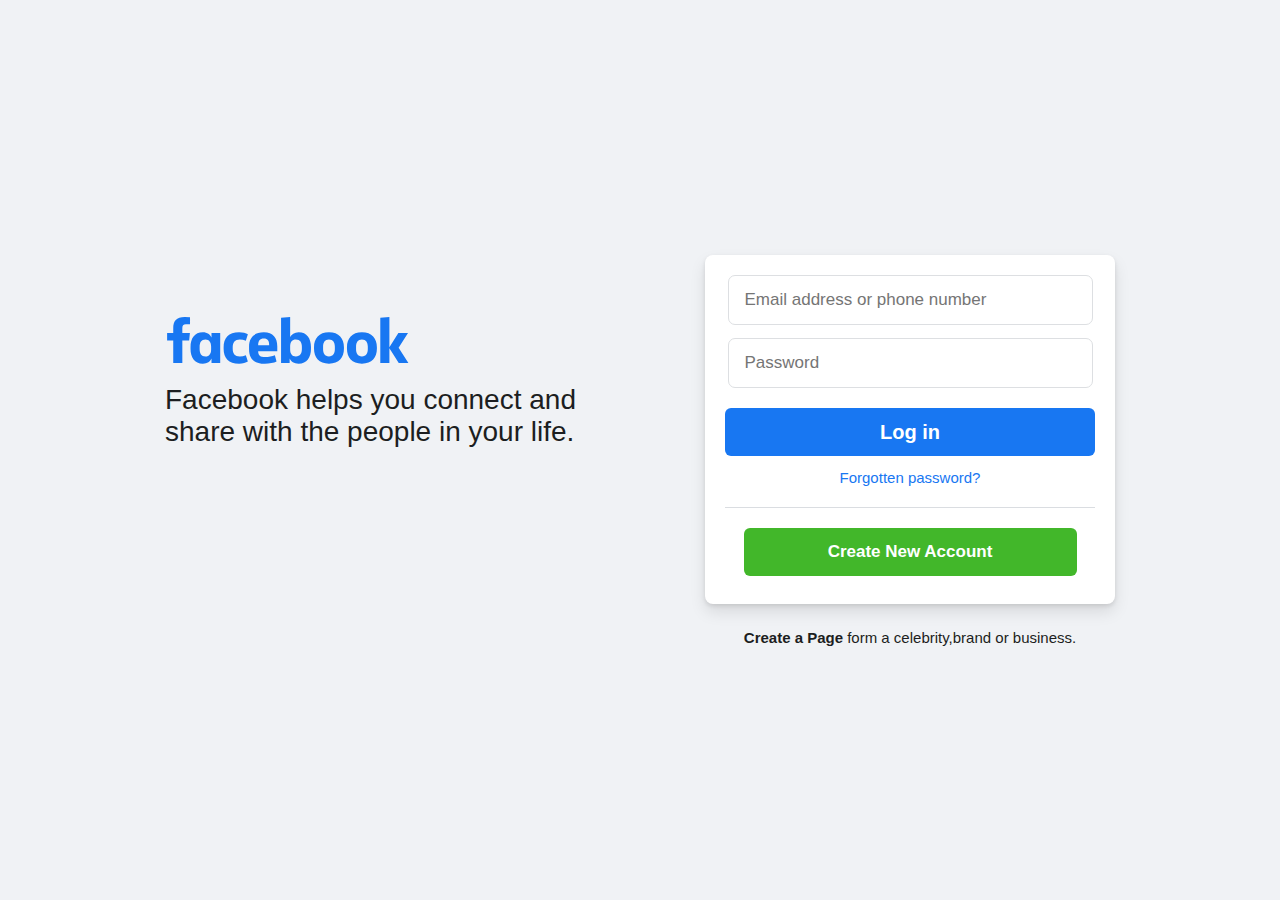
<file: index.html>
<!DOCTYPE html>
<html lang="en">
  <head>
    <meta charset="UTF-8" />
    <meta http-equiv="X-UA-Compatible" content="IE=edge" />
    <meta name="viewport" content="width=device-width, initial-scale=1.0" />
    <link rel="stylesheet" href="css/style.css" />
    <title>Document</title>
  </head>
  <body>
    <div class="wrapper">
      <div class="container">
        <div class="form-layout">
          <div class="page-texts">
            <img src="img/logo.svg" alt="Facebook logo" />
            <h2>
              Facebook helps you connect and share with the people in your life.
            </h2>
          </div>
          <div class="form-design">
            <form action="#">
              <div class="form-group">
                <input
                  type="text"
                  placeholder="Email address or phone number"
                />
              </div>
              <div class="form-group">
                <input type="password" placeholder="Password" />
              </div>
              <div class="submit-btn">
                <button type="submit">Log in</button>
              </div>
              <div class="forget-link">
                <a href="#">Forgotten password?</a>
              </div>
              <div class="bdr"></div>

              <div class="create-account">
                <a href="#" class="create-btn">create new account</a>
              </div>
            </form>
            <div class="form-texts">
              <p>
                <a href="#">Create a Page </a> form a celebrity,brand or
                business.
              </p>
            </div>
          </div>
        </div>
      </div>
    </div>
  </body>
</html>
</file>
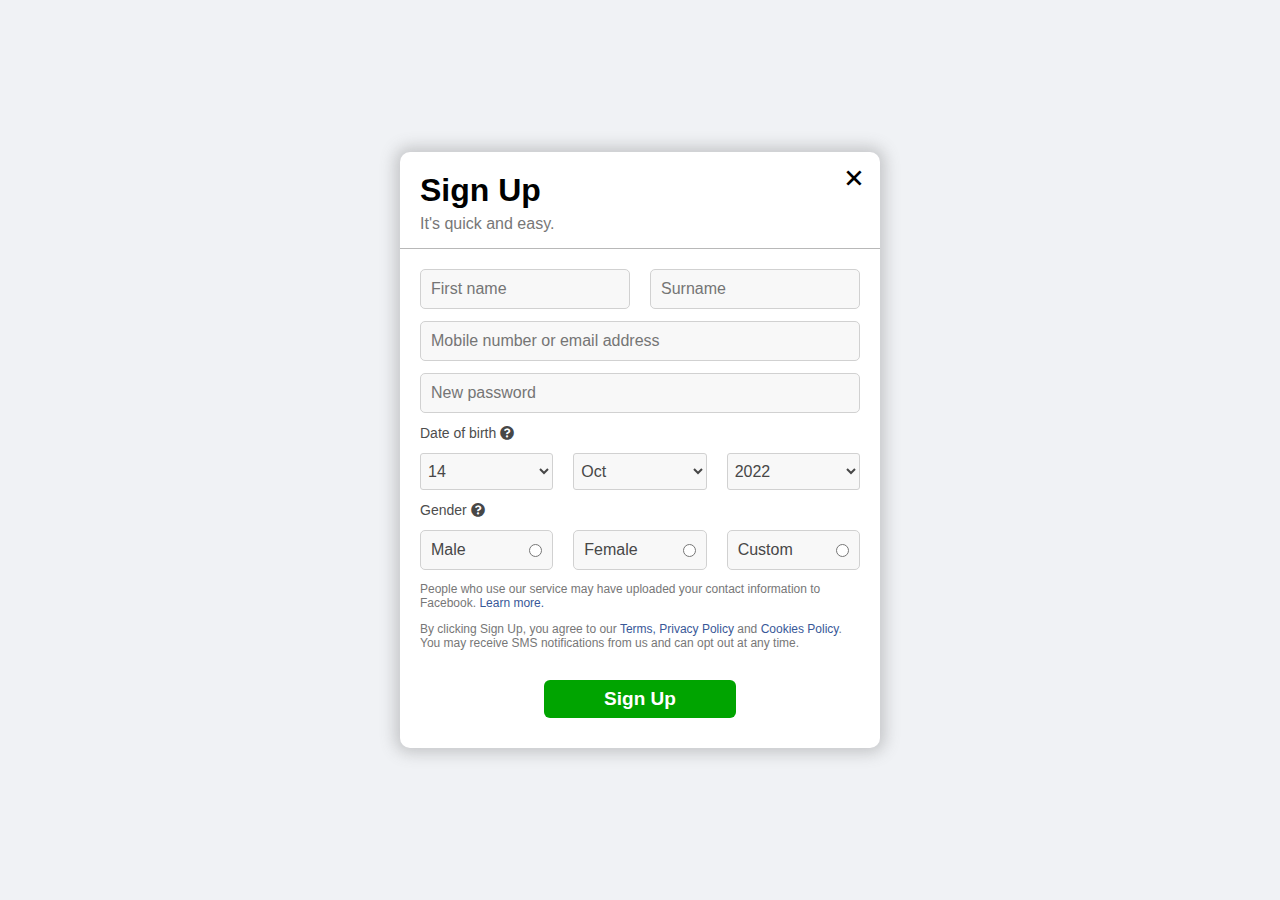
<file: signup.html>
<!DOCTYPE html>
<html lang="en">
  <head>
    <meta charset="UTF-8" />
    <meta http-equiv="X-UA-Compatible" content="IE=edge" />
    <meta name="viewport" content="width=device-width, initial-scale=1.0" />
    <title>Document</title>
    <link rel="stylesheet" href="https://cdnjs.cloudflare.com/ajax/libs/font-awesome/5.15.4/css/all.min.css" integrity="sha512-1ycn6IcaQQ40/MKBW2W4Rhis/DbILU74C1vSrLJxCq57o941Ym01SwNsOMqvEBFlcgUa6xLiPY/NS5R+E6ztJQ==" crossorigin="anonymous" referrerpolicy="no-referrer" />
    <link href='https://unpkg.com/boxicons@2.1.4/css/boxicons.min.css' rel='stylesheet'>
    <link rel="stylesheet" href="css/signup.css" />
  </head>
  <body>
    <div class="wrapper">
      <div class="signup-content">
        <div class="form-text">
          <h2>Sign Up</h2>
          <p>It's quick and easy.</p>
        </div>
        <div class="close-btn">
          <i class="bx bx-x"></i>
        </div>
        <form action="#" class="form">
          <div class="form-group">
            <input type="text" placeholder="First name" required />
            <input type="text" placeholder="Surname" required />
          </div>
          <div class="form-group">
            <input type="text" placeholder="Mobile number or email address" required />
          </div>

          <div class="form-group">
            <input type="password" placeholder="New password" required />
          </div>

          <div class="form-group date">
            <p class="question">Date of birth <a href="#"><a href="#" ><i class="fas fa-question-circle"></i></a></p>
          </div>
          <div class="form-group">
            <select name="date" id="date" title="date" class="dates">
              <option value="1">1</option>
              <option value="2">2</option>
              <option value="3">3</option>
              <option value="4">4</option>
              <option value="5">5</option>
              <option value="6">6</option>
              <option value="7">7</option>
              <option value="8">8</option>
              <option value="9">9</option>
              <option value="10">10</option>
              <option value="11">11</option>
              <option value="12">12</option>
              <option value="13">13</option>
              <option value="14" selected>14</option>
              <option value="15">15</option>
              <option value="16">16</option>
              <option value="17">17</option>
              <option value="18">18</option>
              <option value="19">19</option>
              <option value="20">20</option>
              <option value="21">21</option>
              <option value="22">22</option>
              <option value="23">23</option>
              <option value="24">24</option>
              <option value="25">25</option>
              <option value="26">26</option>
              <option value="27">27</option>
              <option value="28">28</option>
              <option value="29">29</option>
              <option value="30">30</option>
              <option value="31">31</option>
            </select>
            <select name="month" id="month" title="Month" class="dates">
              <option value="1">Jan</option>
              <option value="2">Feb</option>
              <option value="3">Mar</option>
              <option value="4">Apr</option>
              <option value="5">May</option>
              <option value="6">Jun</option>
              <option value="7">Jul</option>
              <option value="8">Aug</option>
              <option value="9">Sep</option>
              <option value="10" selected="1">Oct</option>
              <option value="11">Nov</option>
              <option value="12">Dec</option>
            </select>
            <select name="year" id="year" title="Year" class="dates">
              <option value="2022" selected="1">2022</option>
              <option value="2021">2021</option>
              <option value="2020">2020</option>
              <option value="2019">2019</option>
              <option value="2018">2018</option>
              <option value="2017">2017</option>
              <option value="2016">2016</option>
              <option value="2015">2015</option>
              <option value="2014">2014</option>
              <option value="2013">2013</option>
              <option value="2012">2012</option>
              <option value="2011">2011</option>
              <option value="2010">2010</option>
              <option value="2009">2009</option>
              <option value="2008">2008</option>
              <option value="2007">2007</option>
              <option value="2006">2006</option>
              <option value="2005">2005</option>
              <option value="2004">2004</option>
              <option value="2003">2003</option>
              <option value="2002">2002</option>
              <option value="2001">2001</option>
              <option value="2000">2000</option>
              <option value="1999">1999</option>
              <option value="1998">1998</option>
              <option value="1997">1997</option>
              <option value="1996">1996</option>
              <option value="1995">1995</option>
              <option value="1994">1994</option>
              <option value="1993">1993</option>
              <option value="1992">1992</option>
              <option value="1991">1991</option>
              <option value="1990">1990</option>
              <option value="1989">1989</option>
              <option value="1988">1988</option>
              <option value="1987">1987</option>
              <option value="1986">1986</option>
              <option value="1985">1985</option>
              <option value="1984">1984</option>
              <option value="1983">1983</option>
              <option value="1982">1982</option>
              <option value="1981">1981</option>
              <option value="1980">1980</option>
              <option value="1979">1979</option>
              <option value="1978">1978</option>
              <option value="1977">1977</option>
              <option value="1976">1976</option>
              <option value="1975">1975</option>
              <option value="1974">1974</option>
              <option value="1973">1973</option>
              <option value="1972">1972</option>
              <option value="1971">1971</option>
              <option value="1970">1970</option>
              <option value="1969">1969</option>
              <option value="1968">1968</option>
              <option value="1967">1967</option>
              <option value="1966">1966</option>
              <option value="1965">1965</option>
              <option value="1964">1964</option>
              <option value="1963">1963</option>
              <option value="1962">1962</option>
              <option value="1961">1961</option>
              <option value="1960">1960</option>
              <option value="1959">1959</option>
              <option value="1958">1958</option>
              <option value="1957">1957</option>
              <option value="1956">1956</option>
              <option value="1955">1955</option>
              <option value="1954">1954</option>
              <option value="1953">1953</option>
              <option value="1952">1952</option>
              <option value="1951">1951</option>
              <option value="1950">1950</option>
              <option value="1949">1949</option>
              <option value="1948">1948</option>
              <option value="1947">1947</option>
              <option value="1946">1946</option>
              <option value="1945">1945</option>
              <option value="1944">1944</option>
              <option value="1943">1943</option>
              <option value="1942">1942</option>
              <option value="1941">1941</option>
              <option value="1940">1940</option>
              <option value="1939">1939</option>
              <option value="1938">1938</option>
              <option value="1937">1937</option>
              <option value="1936">1936</option>
              <option value="1935">1935</option>
              <option value="1934">1934</option>
              <option value="1933">1933</option>
              <option value="1932">1932</option>
              <option value="1931">1931</option>
              <option value="1930">1930</option>
              <option value="1929">1929</option>
              <option value="1928">1928</option>
              <option value="1927">1927</option>
              <option value="1926">1926</option>
              <option value="1925">1925</option>
              <option value="1924">1924</option>
              <option value="1923">1923</option>
              <option value="1922">1922</option>
              <option value="1921">1921</option>
              <option value="1920">1920</option>
              <option value="1919">1919</option>
              <option value="1918">1918</option>
              <option value="1917">1917</option>
              <option value="1916">1916</option>
              <option value="1915">1915</option>
              <option value="1914">1914</option>
              <option value="1913">1913</option>
              <option value="1912">1912</option>
              <option value="1911">1911</option>
              <option value="1910">1910</option>
              <option value="1909">1909</option>
              <option value="1908">1908</option>
              <option value="1907">1907</option>
              <option value="1906">1906</option>
              <option value="1905">1905</option>
            </select>
          </div>
          <div class="form-group gender">
            <p class="question">
              Gender
              <a href="#" ><i class="fas fa-question-circle"></i></a>
            </p>
          </div>
          <div class="form-group">
            <label for="male" class="gen-width">
              Male
              <input type="radio" name="gender" id="male" />
            </label>
            <label for="female" class="gen-width">
              Female
              <input type="radio" name="gender" id="female" />
            </label>
            <label for="other" class="gen-width">
              Custom
              <input type="radio" name="gender" id="other" />
            </label>
            
          </div>
          <div class="texts">
            <p>
              People who use our service may have uploaded your contact
              information to Facebook. <a href="#">Learn more.</a>
            </p>
            <p>
              By clicking Sign Up, you agree to our
              <a href="#">Terms, Privacy Policy</a> and
              <a href="#">Cookies Policy</a>. You may receive SMS notifications
              from us and can opt out at any time.
            </p>
          </div>

          <div class="sign-up-button">
            <button type="submit" class="signup-btn">Sign Up</button>
          </div>
        </form>
      </div>
    </div>
  </body>
</html>
</file>
<file: css/style.css>
@import url("http://fonts.cdnfonts.com/css/sf-pro-display");

* {
  margin: 0;
  padding: 0;
  box-sizing: border-box;
}

body {
  font-family: "SF Pro Display", Arial, Helvetica, sans-serif;
}

.wrapper {
  min-width: 100%;
  min-height: 100vh;
  display: flex;
  flex-direction: column;
  justify-content: center;
  background-color: #f0f2f5;
}

.container {
  width: 95%;
  margin: 0 auto;
}

.form-layout {
  width: 100%;
  height: 100%;
  display: grid;
  grid-template-columns: 500px max-content;
  justify-content: center;
  column-gap: 40px;
}

.form-layout .page-texts,
.form-layout .form-design {
  display: inline-block;
}

.form-layout .page-texts {
  /* width: 580px; */
  padding-right: 32px;
  margin-top: 60px;
}
.form-layout .page-texts img {
  height: 106px;
  margin: -28px;
}

.form-layout .page-texts h2 {
  font-size: 28px;
  font-weight: 400;
  margin-top: 15px;
  line-height: 32px;
  color: #1c1e21;
}

/* form desgin  */

.form-design form {
  background-color: #fff;
  padding: 30px;
  border-radius: 8px;
  box-shadow: 0 2px 4px rgba(0, 0, 0, 0.1), 0 8px 16px rgba(0, 0, 0, 0.1);

  text-align: center;
  padding: 20px 20px 28px;
}

form .form-group {
  margin-bottom: 13px;
}

form .form-group input {
  padding: 14px 16px;
  width: 365px;
  border: 1px solid #dddfe2;
  font-size: 17px;
  border-radius: 7px;
  outline: none;
}

form .form-group input:focus {
  border: 1px solid rgb(11, 91, 211);
  box-shadow: 0 0 8px rgba(3, 104, 255, 0.2);
}

.submit-btn {
  margin-top: 20px;
}

.submit-btn button,
.create-account .create-btn {
  display: block;
  width: 100%;
  font-size: 20px;
  line-height: 48px;
  border: 0;
  cursor: pointer;
  background-color: #1877f2;
  color: #fff;
  font-weight: bold;
  border-radius: 6px;
  margin-bottom: 13px;
}

.submit-btn button:hover {
  background-color: #1673ee;
}

.forget-link a {
  color: #1877f2;
  font-size: 15px;
  font-weight: 400;
  text-decoration: none;
}

.forget-link a:hover {
  text-decoration: underline;
}

.bdr {
  width: 370px;
  height: 1px;
  background-color: #dadde1;
  margin: 20px auto;
}

.create-account .create-btn {
  display: block;
  text-decoration: none;
  width: 90%;
  font-size: 17px;
  text-transform: capitalize;
  margin: 0 auto;
  background-color: #42b72a;
}

.create-account .create-btn:hover {
  background-color: #3eaa29;
}

.form-texts {
  margin-top: 25px;
  text-align: center;
}

.form-texts p {
  font-family: Arial, Helvetica, sans-serif;
  font-size: 15px;
  font-weight: 400;
  color: #1c1e21;
}

.form-texts p a {
  font-weight: 600;
  color: #1c1e21;
  text-decoration: none;
}
.form-texts p a:hover {
  text-decoration: underline;
}

@media only screen and (max-width: 991px) {
  .form-layout .page-texts h2 {
    font-size: 22px;
  }
  .form-layout {
    grid-template-columns: repeat(1, 410px);
    row-gap: 30px;
  }
}
</file>
<file: css/signup.css>
* {
  margin: 0;
  padding: 0;
  box-sizing: border-box;
}

body {
  font-family: Arial, Helvetica, sans-serif;
}

a {
  text-decoration: none;
}

.question {
  font-size: 14px;
  color: #4d4d4d;
}

.question i {
  color: #474747;
}

.wrapper {
  min-width: 100%;
  min-height: 100vh;
  display: flex;
  flex-direction: column;
  justify-content: center;
  align-items: center;
  background-color: #f0f2f5;
}

.signup-content {
  width: 480px;
  background-color: #fff;
  padding: 20px 0 30px;
  position: relative;
  border-radius: 10px;
  box-shadow: 0 0 15px 5px rgba(95, 95, 95, 0.3);
}

.form-text {
  padding: 0 20px;
  border-bottom: 1px solid rgb(184, 184, 184);
}

.form-text h2 {
  font-size: 32px;
  font-weight: 600;
}
.form-text p {
  font-size: 16px;
  font-weight: 400;
  font-family: Arial, Helvetica, sans-serif;
  color: #777;
  margin: 6px 0 15px;
}

.signup-content .close-btn {
  position: absolute;
  right: 10px;
  top: 10px;
  display: inline-block;
  cursor: pointer;
}

.signup-content .close-btn i {
  font-size: 32px;
}

.form {
  padding: 20px 20px 0;
}

.form .form-group {
  display: flex;
  align-items: center;
  column-gap: 20px;
  margin-bottom: 12px;
}

.form-group input[type="text"],
.form-group input[type="email"],
.form-group input[type="password"],
.dates,
.form-group .gen-width {
  width: 100%;
  height: 40px;
  padding: 10px;
  border-radius: 5px;
  font-size: 16px;
  border: 1px solid #d1d1d1;
  background-color: #f8f8f8;
  outline: none;
}

.dates {
  height: 37px;
  padding: 0 3px;
  border-radius: 3px;
  color: #474747;
}

.form-group .gen-width {
  display: flex;
  justify-content: space-between;
  align-items: center;
  padding: 0 10px;
  color: #474747;
}

.texts p {
  font-size: 12px;
  color: #777;
  margin-bottom: 12px;
}
.texts p a {
  color: #385898;
}

.texts p a:hover {
  text-decoration: underline;
}

.sign-up-button {
  margin-top: 30px;
  text-align: center;
}

.sign-up-button .signup-btn {
  padding: 8px 60px;
  font-size: 19px;
  font-weight: 600;
  color: #fff;
  background-color: #00a400;
  border: none;
  outline: none;
  border-radius: 6px;
  cursor: pointer;
}

.sign-up-button .signup-btn:hover {
  background-color: #029902;
}
</file>
